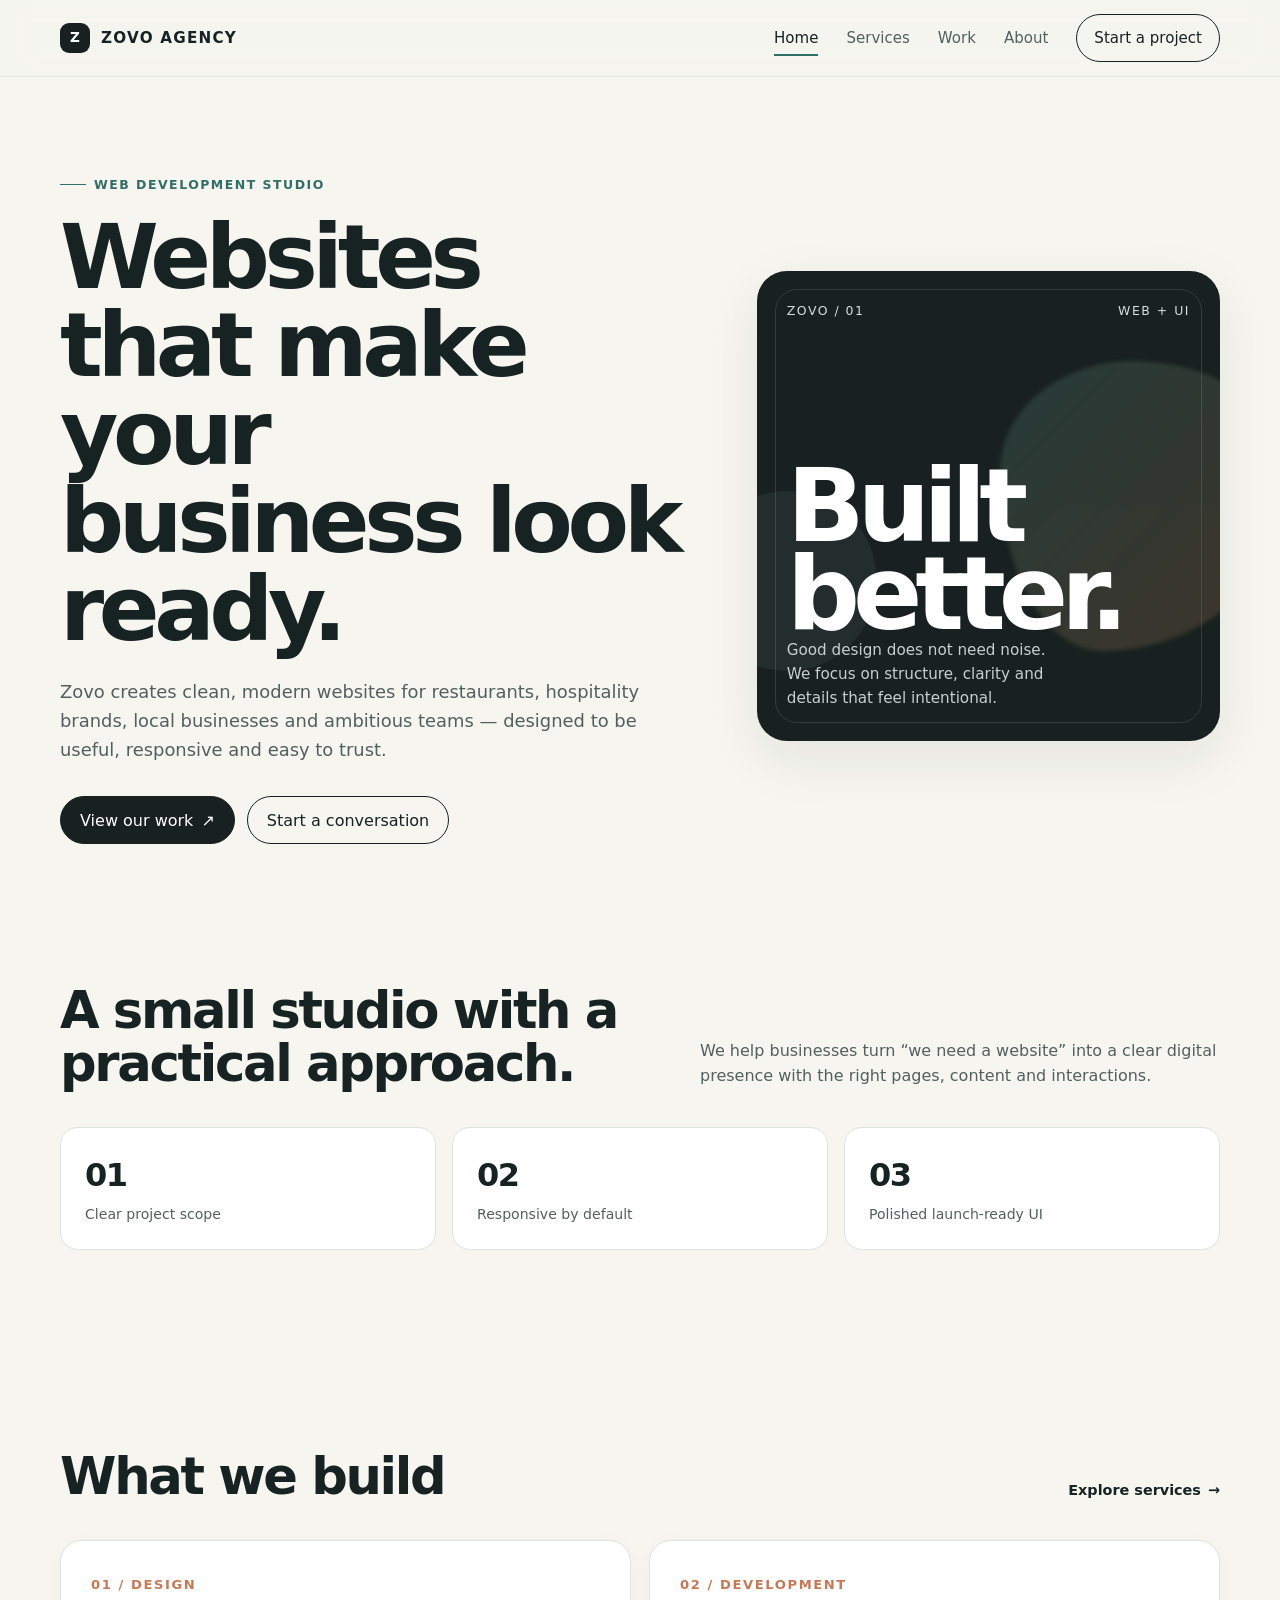
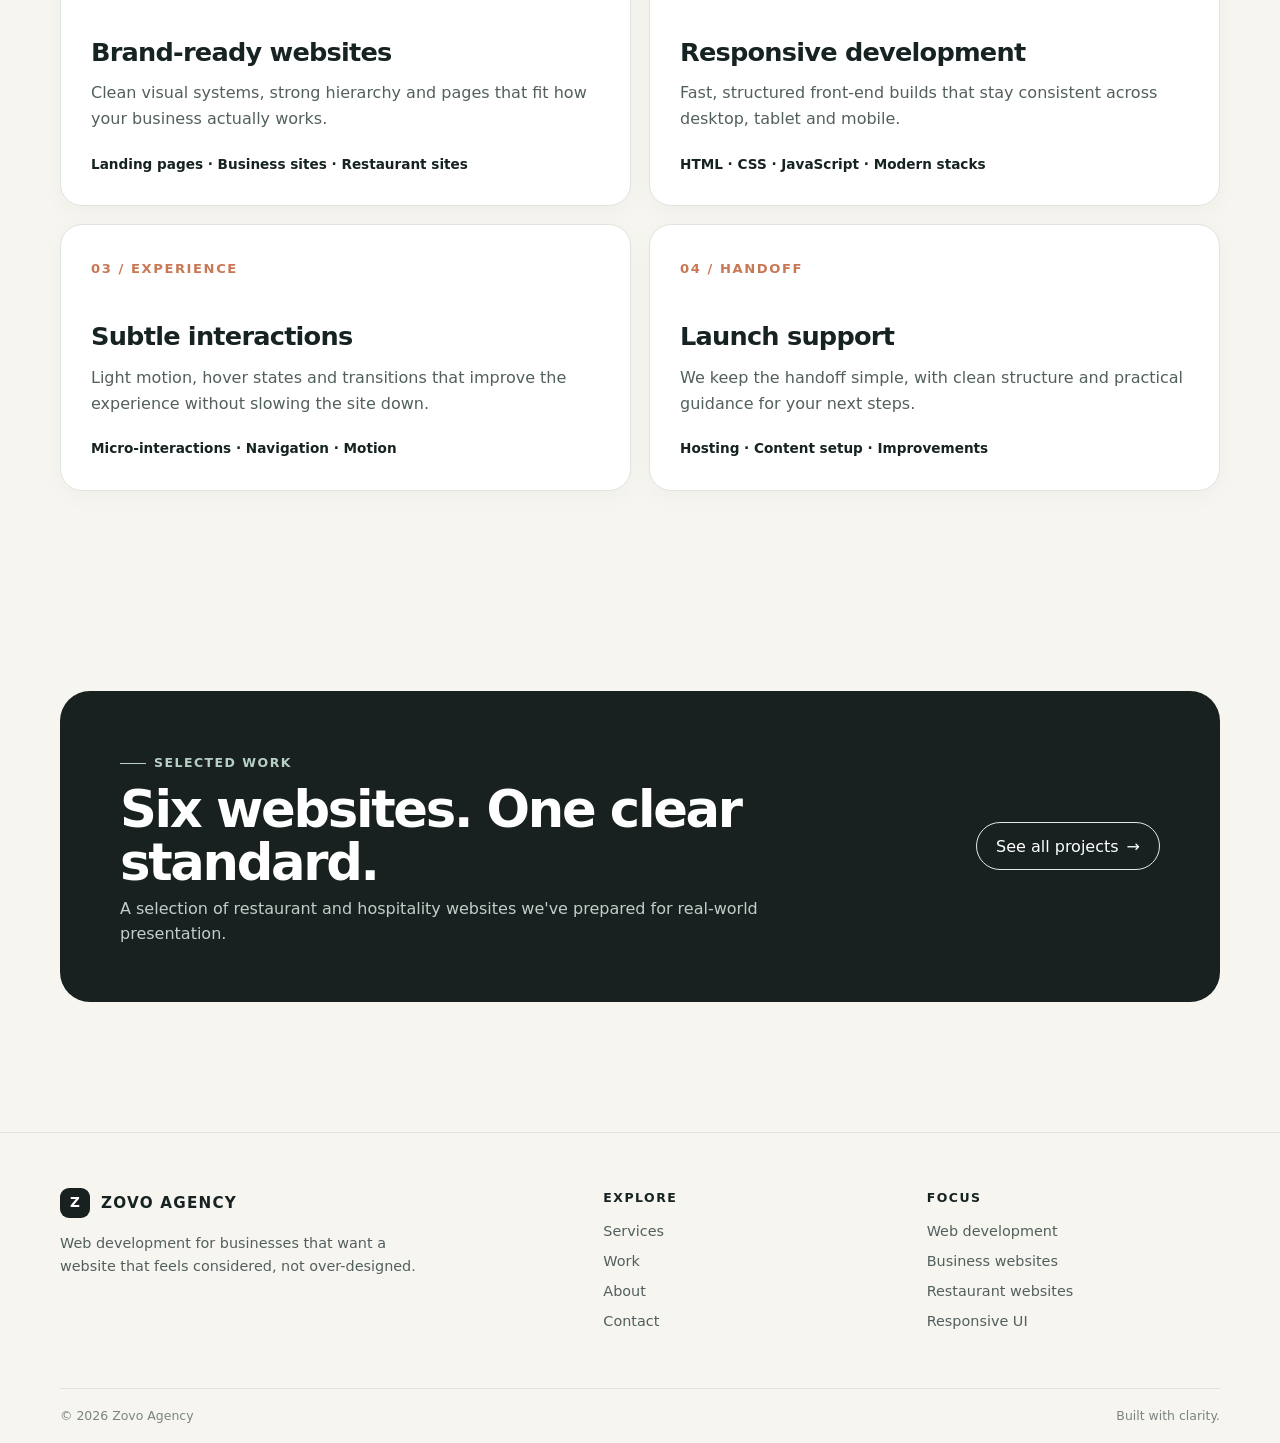
<file: index.html>
<!doctype html>
<html lang="en"><head>
<meta charset="utf-8"><meta name="viewport" content="width=device-width,initial-scale=1">
<title>Zovo Agency — Web Development</title><meta name="description" content="Zovo Agency builds clear, responsive, conversion-focused websites for modern businesses.">
<link rel="stylesheet" href="styles.css"><script src="script.js" defer></script>
</head><body>
<header class="site-header"><div class="container nav">
<a class="brand" href="index.html"><span class="brand-mark">Z</span><span>ZOVO AGENCY</span></a>
<button class="menu-btn" aria-label="Open menu">☰</button>
<nav class="nav-links" aria-label="Primary"><a href="index.html" aria-current="page">Home</a><a href="services.html">Services</a><a href="work.html">Work</a><a href="about.html">About</a><a href="contact.html" class="nav-cta">Start a project</a></nav>
</div></header>
<main>
<section class="hero"><div class="container hero-grid">
<div class="reveal"><div class="eyebrow">Web development studio</div><h1>Websites that make your business look ready.</h1><p class="hero-copy">Zovo creates clean, modern websites for restaurants, hospitality brands, local businesses and ambitious teams — designed to be useful, responsive and easy to trust.</p><div class="actions"><a class="btn btn-primary" href="work.html">View our work <span>↗</span></a><a class="btn btn-secondary" href="contact.html">Start a conversation</a></div></div>
<div class="hero-card reveal"><div class="card-top"><span>ZOVO / 01</span><span>WEB + UI</span></div><div><div class="hero-word">Built<br>better.</div><div class="hero-note">Good design does not need noise. We focus on structure, clarity and details that feel intentional.</div></div><div class="hero-shape"></div><div class="hero-shape-2"></div></div>
</div></section>
<section class="section section-tight"><div class="container"><div class="section-head reveal"><h2 class="section-title">A small studio with a practical approach.</h2><p class="section-intro">We help businesses turn “we need a website” into a clear digital presence with the right pages, content and interactions.</p></div><div class="stats reveal"><div class="stat"><strong>01</strong><span>Clear project scope</span></div><div class="stat"><strong>02</strong><span>Responsive by default</span></div><div class="stat"><strong>03</strong><span>Polished launch-ready UI</span></div></div></div></section>
<section class="section"><div class="container"><div class="section-head reveal"><h2 class="section-title">What we build</h2><a class="project-link" href="services.html">Explore services <span>→</span></a></div><div class="services-grid"><article class="service reveal"><span class="service-num">01 / DESIGN</span><h3>Brand-ready websites</h3><p>Clean visual systems, strong hierarchy and pages that fit how your business actually works.</p><div class="mini">Landing pages · Business sites · Restaurant sites</div></article><article class="service reveal"><span class="service-num">02 / DEVELOPMENT</span><h3>Responsive development</h3><p>Fast, structured front-end builds that stay consistent across desktop, tablet and mobile.</p><div class="mini">HTML · CSS · JavaScript · Modern stacks</div></article><article class="service reveal"><span class="service-num">03 / EXPERIENCE</span><h3>Subtle interactions</h3><p>Light motion, hover states and transitions that improve the experience without slowing the site down.</p><div class="mini">Micro-interactions · Navigation · Motion</div></article><article class="service reveal"><span class="service-num">04 / HANDOFF</span><h3>Launch support</h3><p>We keep the handoff simple, with clean structure and practical guidance for your next steps.</p><div class="mini">Hosting · Content setup · Improvements</div></article></div></div></section>
<section class="section"><div class="container"><div class="band reveal"><div><div class="eyebrow" style="color:#b6d0c8">Selected work</div><h2 class="section-title" style="color:#fff;margin-top:10px">Six websites. One clear standard.</h2><p>A selection of restaurant and hospitality websites we've prepared for real-world presentation.</p></div><a class="btn" href="work.html">See all projects <span>→</span></a></div></div></section>
</main>
<footer class="site-footer"><div class="container footer-grid"><div class="footer-brand"><a class="brand" href="index.html"><span class="brand-mark">Z</span><span>ZOVO AGENCY</span></a><p>Web development for businesses that want a website that feels considered, not over-designed.</p></div><div><div class="footer-title">Explore</div><div class="footer-links"><a href="services.html">Services</a><a href="work.html">Work</a><a href="about.html">About</a><a href="contact.html">Contact</a></div></div><div><div class="footer-title">Focus</div><div class="footer-links"><span>Web development</span><span>Business websites</span><span>Restaurant websites</span><span>Responsive UI</span></div></div></div><div class="container copyright"><span>© <span data-year></span> Zovo Agency</span><span>Built with clarity.</span></div></footer>
</body></html>
</file>
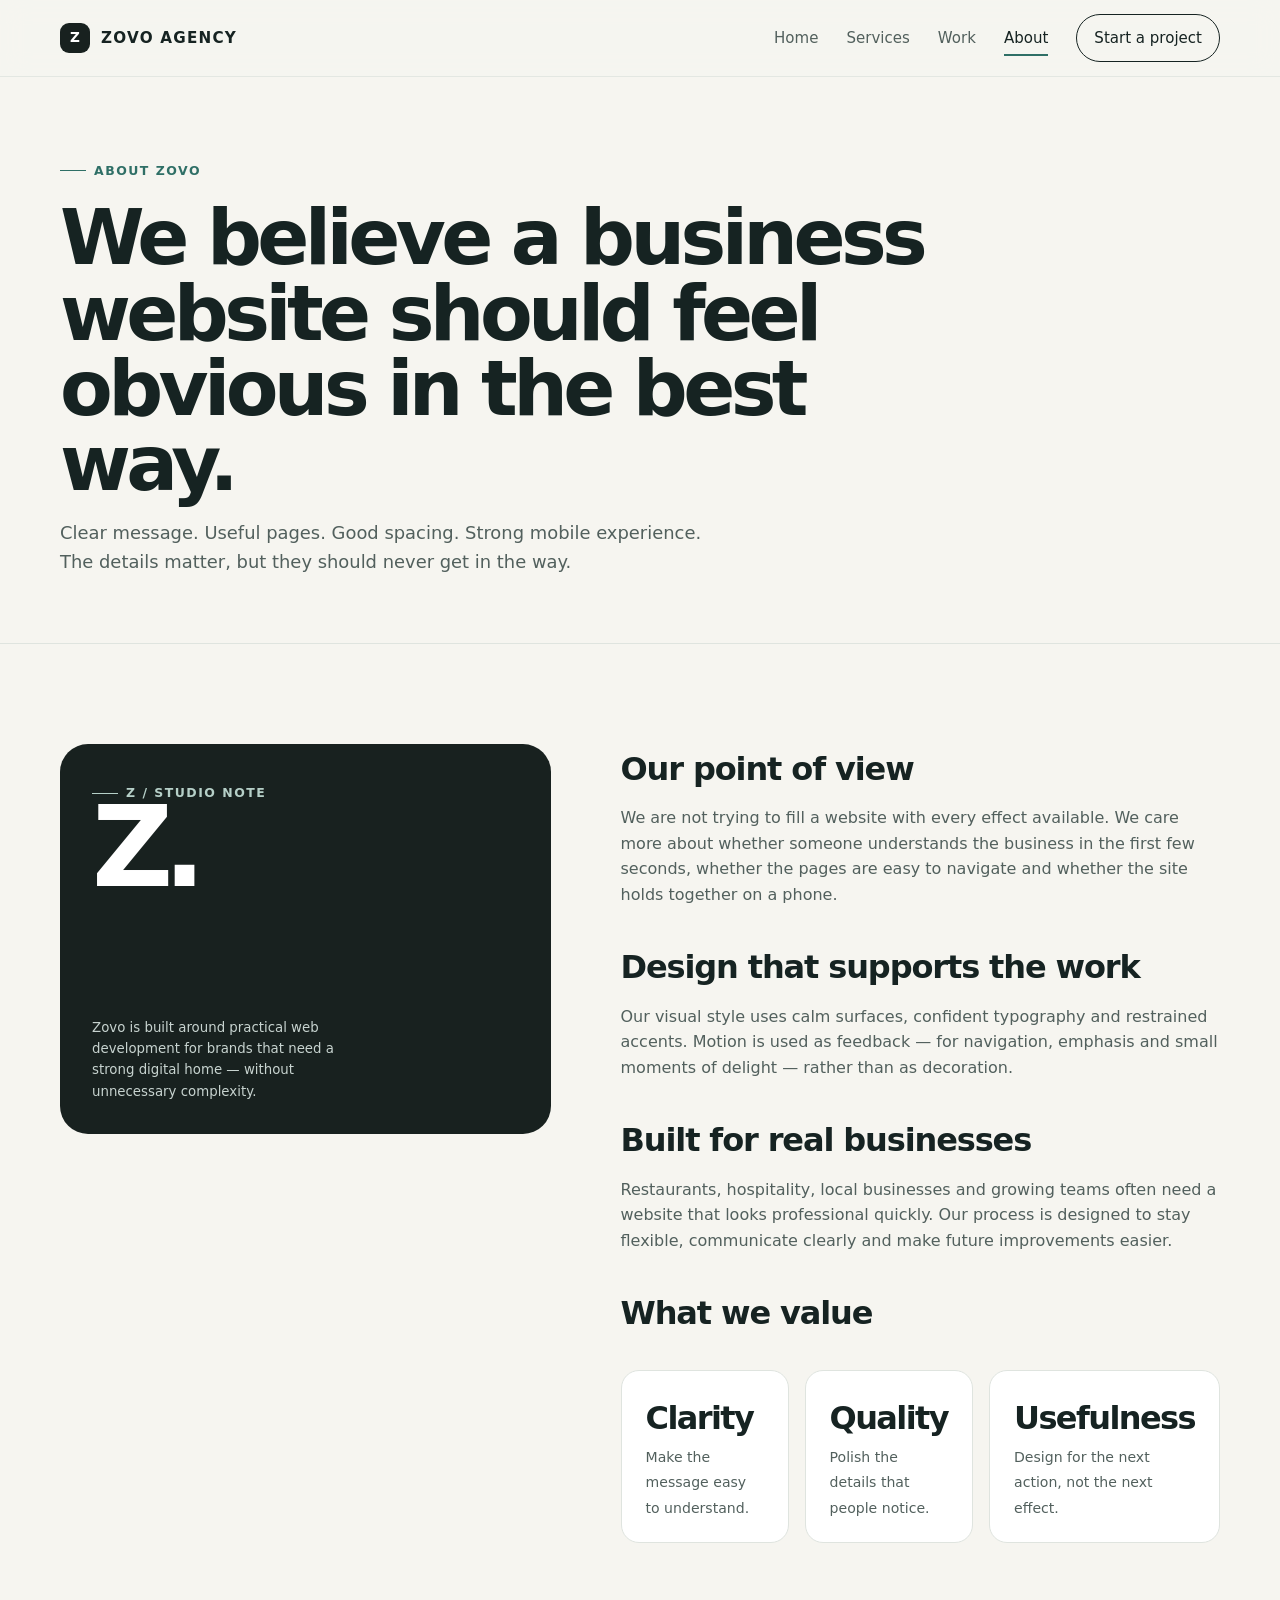
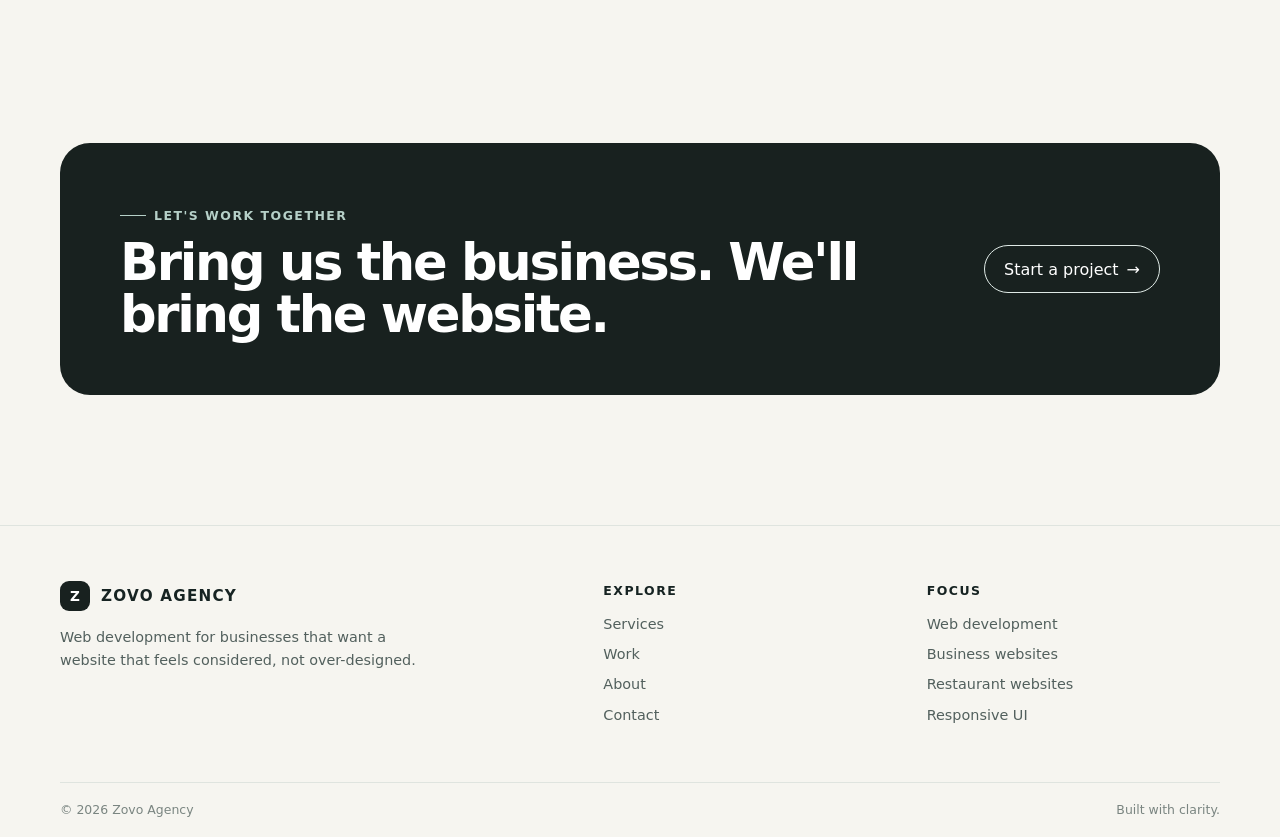
<file: about.html>
<!doctype html><html lang="en"><head><meta charset="utf-8"><meta name="viewport" content="width=device-width,initial-scale=1"><title>About — Zovo Agency</title><meta name="description" content="About Zovo Agency."><link rel="stylesheet" href="styles.css"><script src="script.js" defer></script></head><body>
<header class="site-header"><div class="container nav"><a class="brand" href="index.html"><span class="brand-mark">Z</span><span>ZOVO AGENCY</span></a><button class="menu-btn" aria-label="Open menu">☰</button><nav class="nav-links" aria-label="Primary"><a href="index.html">Home</a><a href="services.html">Services</a><a href="work.html">Work</a><a href="about.html" aria-current="page">About</a><a href="contact.html" class="nav-cta">Start a project</a></nav></div></header>
<main><section class="page-hero"><div class="container reveal"><div class="eyebrow">About Zovo</div><h1>We believe a business website should feel obvious in the best way.</h1><p>Clear message. Useful pages. Good spacing. Strong mobile experience. The details matter, but they should never get in the way.</p></div></section>
<section class="section"><div class="container about-grid"><div class="about-card reveal"><div><div class="eyebrow" style="color:#b6d0c8">Z / Studio note</div><div class="mark-big">Z.</div></div><small>Zovo is built around practical web development for brands that need a strong digital home — without unnecessary complexity.</small></div><div class="prose reveal"><h2>Our point of view</h2><p>We are not trying to fill a website with every effect available. We care more about whether someone understands the business in the first few seconds, whether the pages are easy to navigate and whether the site holds together on a phone.</p><h2>Design that supports the work</h2><p>Our visual style uses calm surfaces, confident typography and restrained accents. Motion is used as feedback — for navigation, emphasis and small moments of delight — rather than as decoration.</p><h2>Built for real businesses</h2><p>Restaurants, hospitality, local businesses and growing teams often need a website that looks professional quickly. Our process is designed to stay flexible, communicate clearly and make future improvements easier.</p><h2>What we value</h2><div class="stats"><div class="stat"><strong>Clarity</strong><span>Make the message easy to understand.</span></div><div class="stat"><strong>Quality</strong><span>Polish the details that people notice.</span></div><div class="stat"><strong>Usefulness</strong><span>Design for the next action, not the next effect.</span></div></div></div></div></section>
<section class="section"><div class="container"><div class="band reveal"><div><div class="eyebrow" style="color:#b6d0c8">Let's work together</div><h2 class="section-title" style="color:#fff;margin-top:10px">Bring us the business. We'll bring the website.</h2></div><a class="btn" href="contact.html">Start a project <span>→</span></a></div></div></section></main>
<footer class="site-footer"><div class="container footer-grid"><div class="footer-brand"><a class="brand" href="index.html"><span class="brand-mark">Z</span><span>ZOVO AGENCY</span></a><p>Web development for businesses that want a website that feels considered, not over-designed.</p></div><div><div class="footer-title">Explore</div><div class="footer-links"><a href="services.html">Services</a><a href="work.html">Work</a><a href="about.html">About</a><a href="contact.html">Contact</a></div></div><div><div class="footer-title">Focus</div><div class="footer-links"><span>Web development</span><span>Business websites</span><span>Restaurant websites</span><span>Responsive UI</span></div></div></div><div class="container copyright"><span>© <span data-year></span> Zovo Agency</span><span>Built with clarity.</span></div></footer>
</body></html>
</file>
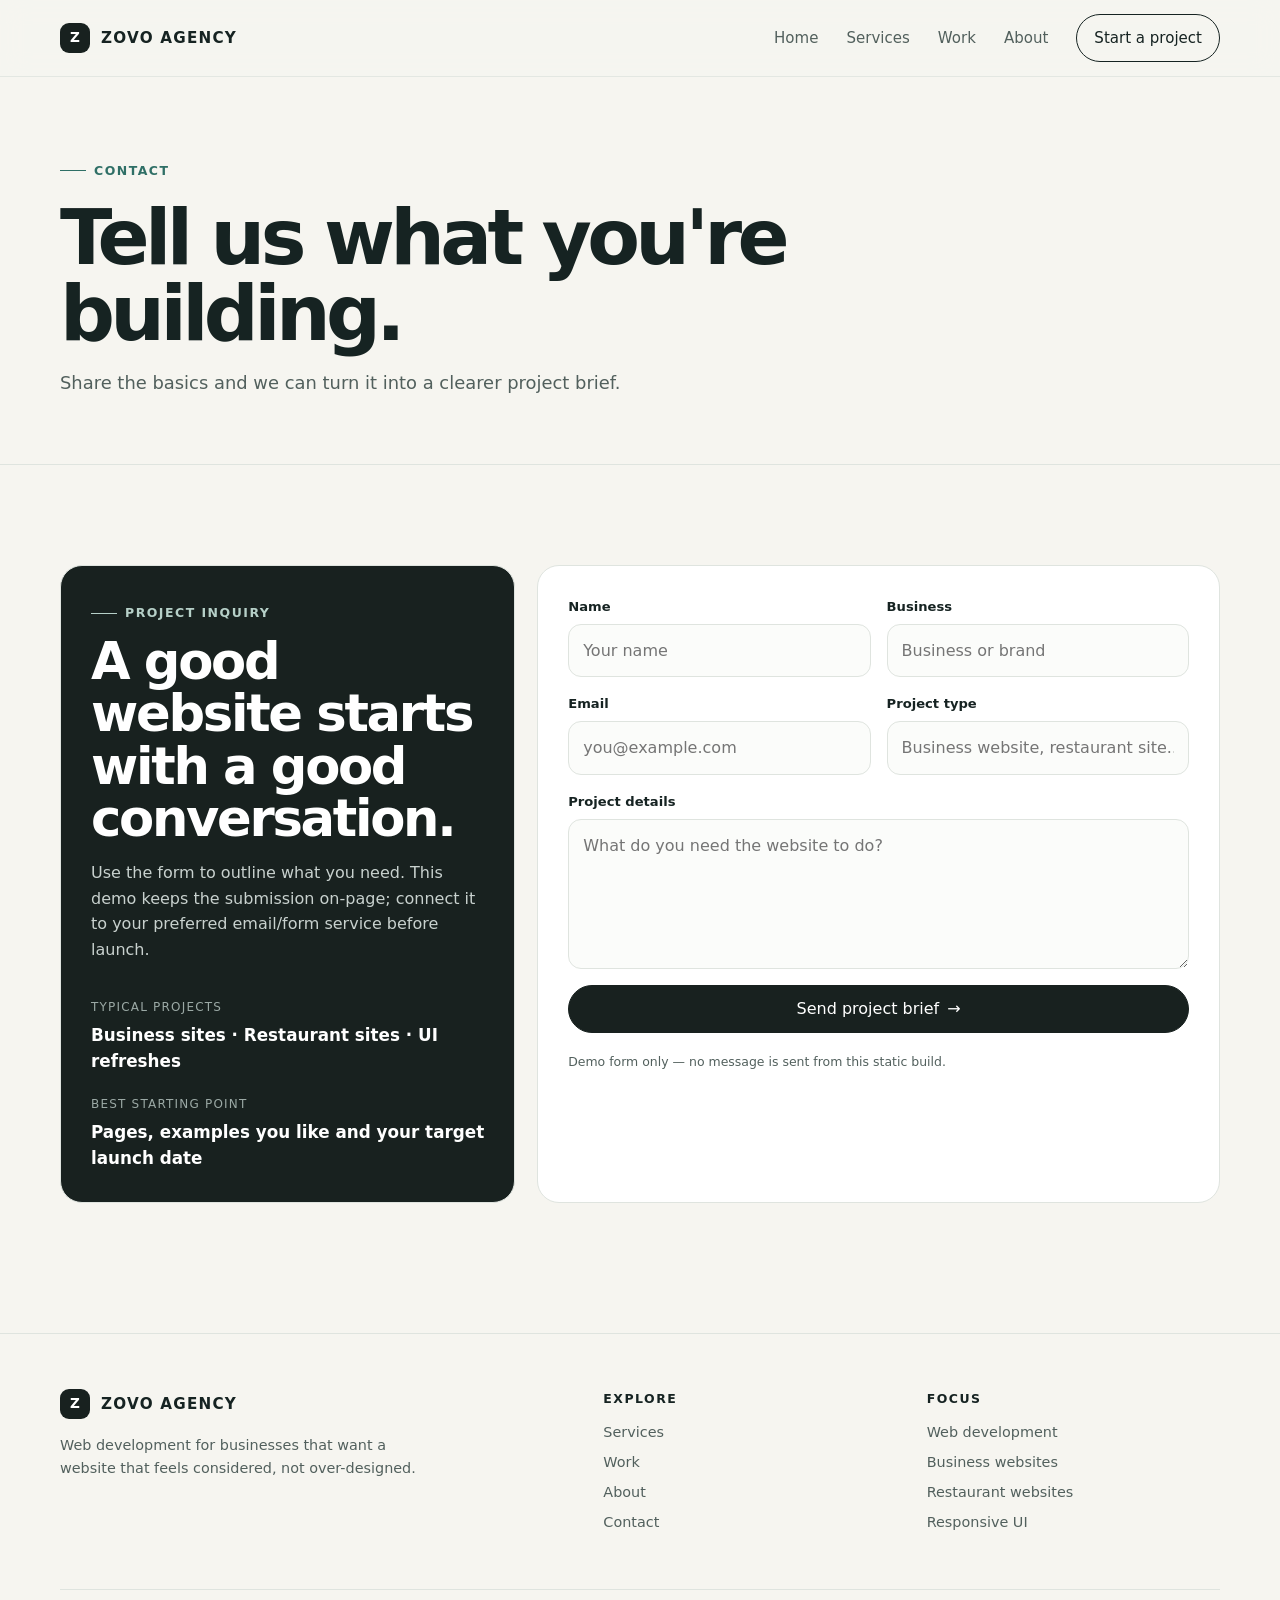
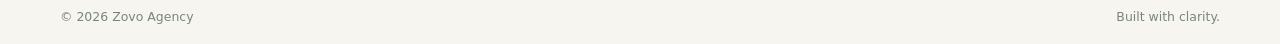
<file: contact.html>
<!doctype html><html lang="en"><head><meta charset="utf-8"><meta name="viewport" content="width=device-width,initial-scale=1"><title>Contact — Zovo Agency</title><meta name="description" content="Start a web project with Zovo Agency."><link rel="stylesheet" href="styles.css"><script src="script.js" defer></script></head><body>
<header class="site-header"><div class="container nav"><a class="brand" href="index.html"><span class="brand-mark">Z</span><span>ZOVO AGENCY</span></a><button class="menu-btn" aria-label="Open menu">☰</button><nav class="nav-links" aria-label="Primary"><a href="index.html">Home</a><a href="services.html">Services</a><a href="work.html">Work</a><a href="about.html">About</a><a href="contact.html" aria-current="page" class="nav-cta">Start a project</a></nav></div></header>
<main><section class="page-hero"><div class="container reveal"><div class="eyebrow">Contact</div><h1>Tell us what you're building.</h1><p>Share the basics and we can turn it into a clearer project brief.</p></div></section>
<section class="section"><div class="container contact-grid"><aside class="contact-panel reveal"><div><div class="eyebrow" style="color:#b6d0c8">Project inquiry</div><h2 class="section-title" style="color:#fff;margin-top:12px">A good website starts with a good conversation.</h2><p>Use the form to outline what you need. This demo keeps the submission on-page; connect it to your preferred email/form service before launch.</p></div><div><div class="contact-detail"><span>Typical projects</span><strong>Business sites · Restaurant sites · UI refreshes</strong></div><div class="contact-detail"><span>Best starting point</span><strong>Pages, examples you like and your target launch date</strong></div></div></aside><div class="form-panel reveal"><form id="inquiry-form"><div class="form-grid"><div class="field"><label for="name">Name</label><input id="name" name="name" placeholder="Your name" required></div><div class="field"><label for="company">Business</label><input id="company" name="company" placeholder="Business or brand"></div><div class="field"><label for="email">Email</label><input id="email" name="email" type="email" placeholder="you@example.com" required></div><div class="field"><label for="type">Project type</label><input id="type" name="type" placeholder="Business website, restaurant site..."></div><div class="field full"><label for="message">Project details</label><textarea id="message" name="message" placeholder="What do you need the website to do?"></textarea></div><div class="field full"><button class="btn btn-primary" type="submit">Send project brief <span>→</span></button><p class="form-note">Demo form only — no message is sent from this static build.</p><div class="success" role="status" aria-live="polite"></div></div></div></form></div></div></section></main>
<footer class="site-footer"><div class="container footer-grid"><div class="footer-brand"><a class="brand" href="index.html"><span class="brand-mark">Z</span><span>ZOVO AGENCY</span></a><p>Web development for businesses that want a website that feels considered, not over-designed.</p></div><div><div class="footer-title">Explore</div><div class="footer-links"><a href="services.html">Services</a><a href="work.html">Work</a><a href="about.html">About</a><a href="contact.html">Contact</a></div></div><div><div class="footer-title">Focus</div><div class="footer-links"><span>Web development</span><span>Business websites</span><span>Restaurant websites</span><span>Responsive UI</span></div></div></div><div class="container copyright"><span>© <span data-year></span> Zovo Agency</span><span>Built with clarity.</span></div></footer>
</body></html>
</file>
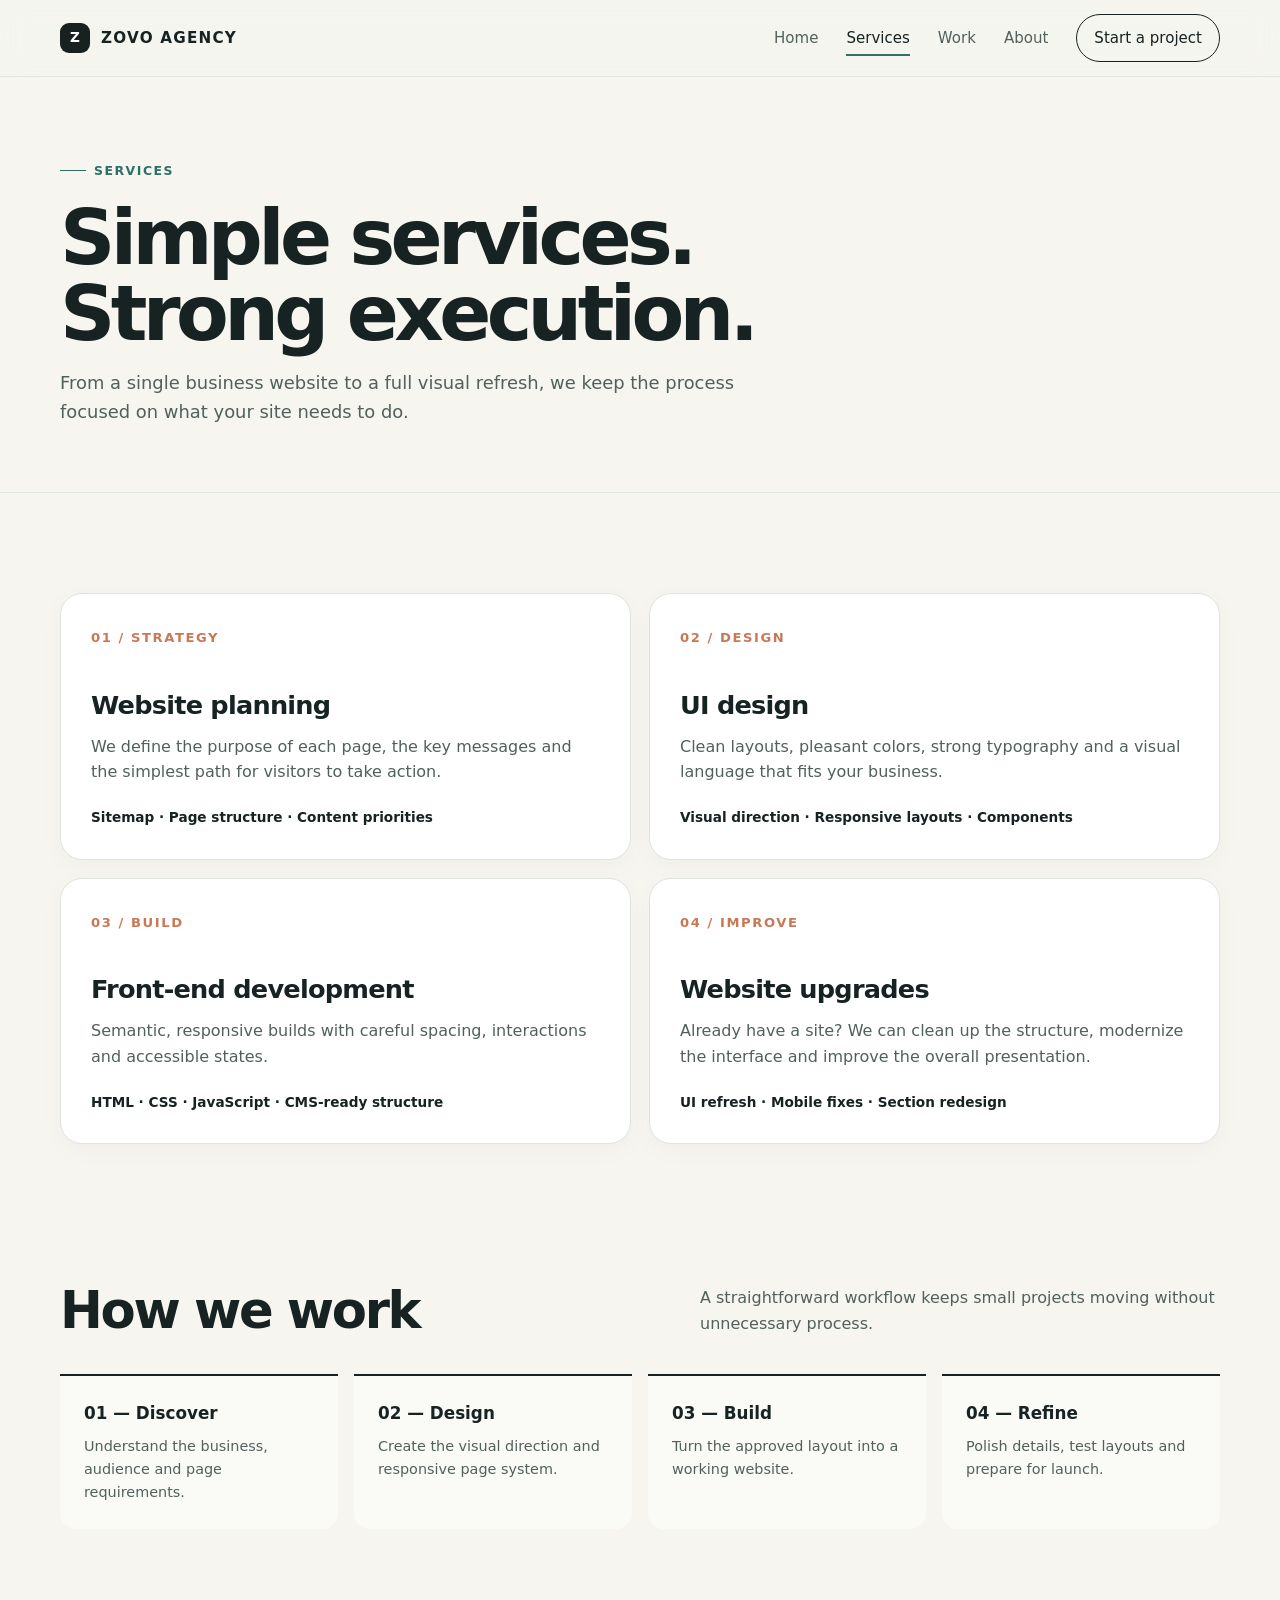
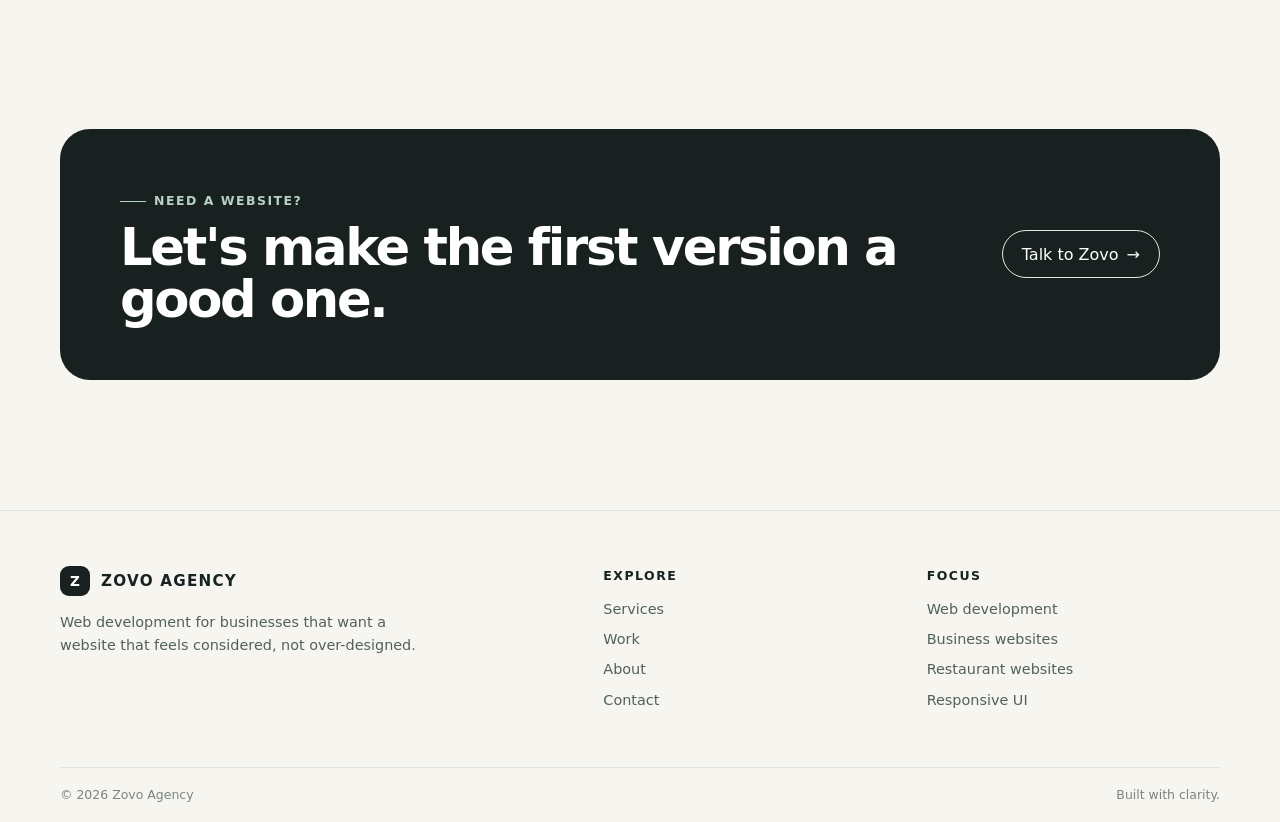
<file: services.html>
<!doctype html><html lang="en"><head><meta charset="utf-8"><meta name="viewport" content="width=device-width,initial-scale=1"><title>Services — Zovo Agency</title><meta name="description" content="Web design and development services from Zovo Agency."><link rel="stylesheet" href="styles.css"><script src="script.js" defer></script></head><body>
<header class="site-header"><div class="container nav"><a class="brand" href="index.html"><span class="brand-mark">Z</span><span>ZOVO AGENCY</span></a><button class="menu-btn" aria-label="Open menu">☰</button><nav class="nav-links" aria-label="Primary"><a href="index.html">Home</a><a href="services.html" aria-current="page">Services</a><a href="work.html">Work</a><a href="about.html">About</a><a href="contact.html" class="nav-cta">Start a project</a></nav></div></header>
<main><section class="page-hero"><div class="container reveal"><div class="eyebrow">Services</div><h1>Simple services. Strong execution.</h1><p>From a single business website to a full visual refresh, we keep the process focused on what your site needs to do.</p></div></section>
<section class="section"><div class="container"><div class="services-grid"><article class="service reveal"><span class="service-num">01 / STRATEGY</span><h3>Website planning</h3><p>We define the purpose of each page, the key messages and the simplest path for visitors to take action.</p><div class="mini">Sitemap · Page structure · Content priorities</div></article><article class="service reveal"><span class="service-num">02 / DESIGN</span><h3>UI design</h3><p>Clean layouts, pleasant colors, strong typography and a visual language that fits your business.</p><div class="mini">Visual direction · Responsive layouts · Components</div></article><article class="service reveal"><span class="service-num">03 / BUILD</span><h3>Front-end development</h3><p>Semantic, responsive builds with careful spacing, interactions and accessible states.</p><div class="mini">HTML · CSS · JavaScript · CMS-ready structure</div></article><article class="service reveal"><span class="service-num">04 / IMPROVE</span><h3>Website upgrades</h3><p>Already have a site? We can clean up the structure, modernize the interface and improve the overall presentation.</p><div class="mini">UI refresh · Mobile fixes · Section redesign</div></article></div></div></section>
<section class="section section-tight"><div class="container"><div class="section-head reveal"><h2 class="section-title">How we work</h2><p class="section-intro">A straightforward workflow keeps small projects moving without unnecessary process.</p></div><div class="process"><div class="process-item reveal"><strong>01 — Discover</strong><span>Understand the business, audience and page requirements.</span></div><div class="process-item reveal"><strong>02 — Design</strong><span>Create the visual direction and responsive page system.</span></div><div class="process-item reveal"><strong>03 — Build</strong><span>Turn the approved layout into a working website.</span></div><div class="process-item reveal"><strong>04 — Refine</strong><span>Polish details, test layouts and prepare for launch.</span></div></div></div></section>
<section class="section"><div class="container"><div class="band reveal"><div><div class="eyebrow" style="color:#b6d0c8">Need a website?</div><h2 class="section-title" style="color:#fff;margin-top:10px">Let's make the first version a good one.</h2></div><a class="btn" href="contact.html">Talk to Zovo <span>→</span></a></div></div></section></main>
<footer class="site-footer"><div class="container footer-grid"><div class="footer-brand"><a class="brand" href="index.html"><span class="brand-mark">Z</span><span>ZOVO AGENCY</span></a><p>Web development for businesses that want a website that feels considered, not over-designed.</p></div><div><div class="footer-title">Explore</div><div class="footer-links"><a href="services.html">Services</a><a href="work.html">Work</a><a href="about.html">About</a><a href="contact.html">Contact</a></div></div><div><div class="footer-title">Focus</div><div class="footer-links"><span>Web development</span><span>Business websites</span><span>Restaurant websites</span><span>Responsive UI</span></div></div></div><div class="container copyright"><span>© <span data-year></span> Zovo Agency</span><span>Built with clarity.</span></div></footer>
</body></html>
</file>
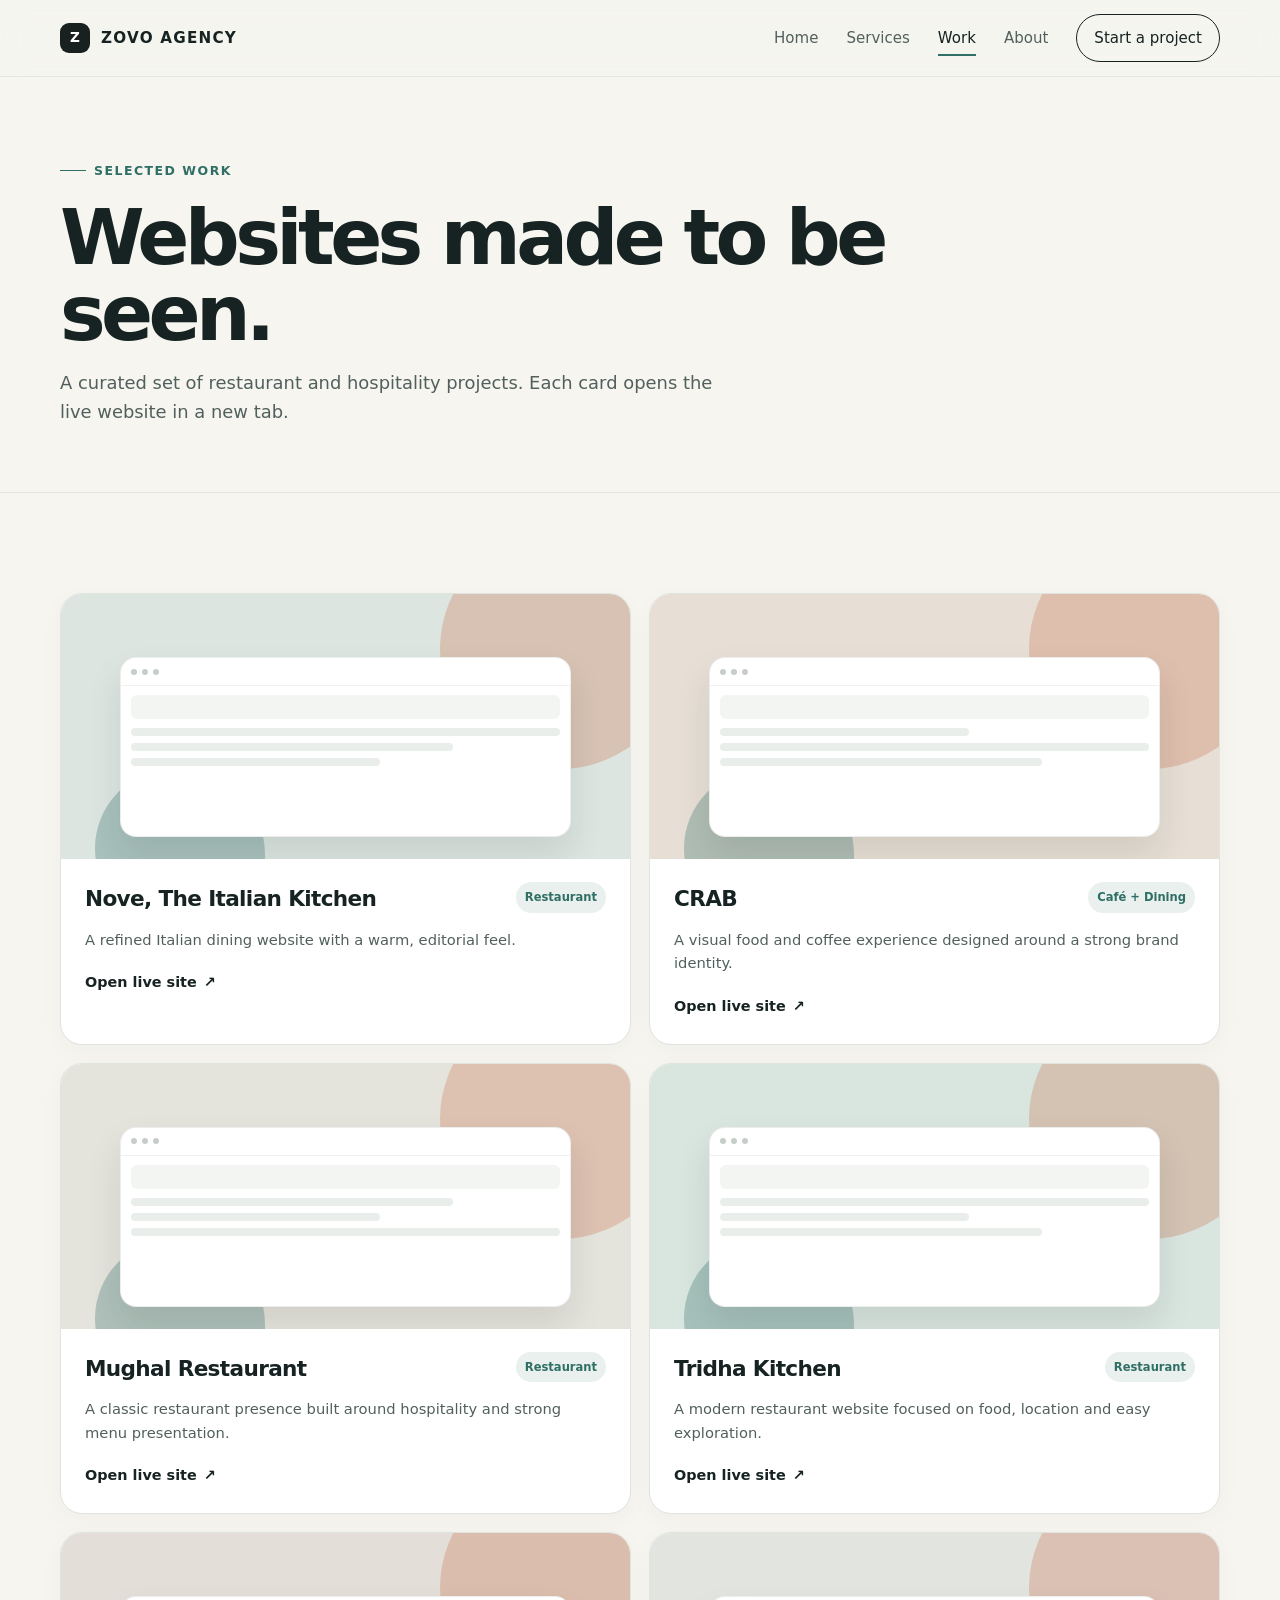
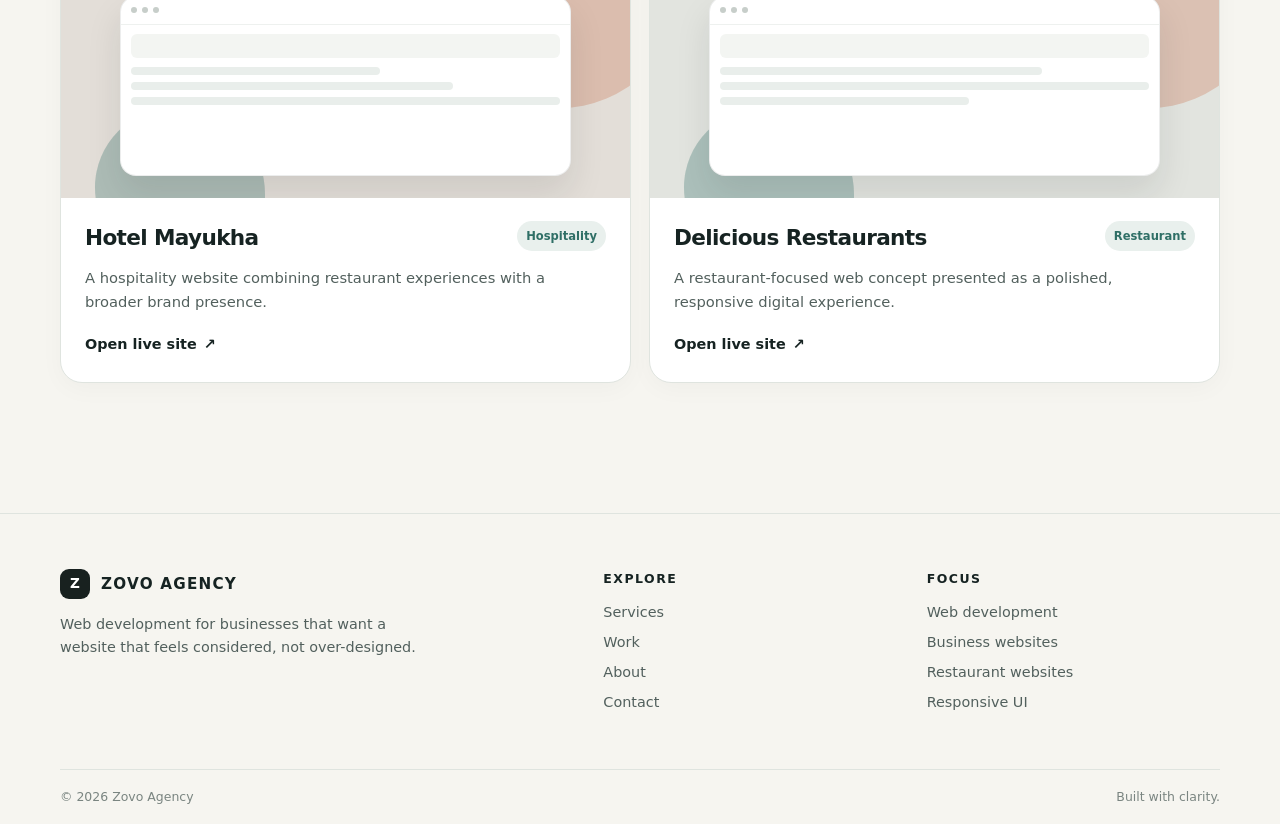
<file: work.html>
<!doctype html><html lang="en"><head><meta charset="utf-8"><meta name="viewport" content="width=device-width,initial-scale=1"><title>Work — Zovo Agency</title><meta name="description" content="Selected website work by Zovo Agency."><link rel="stylesheet" href="styles.css"><script src="script.js" defer></script></head><body>
<header class="site-header"><div class="container nav"><a class="brand" href="index.html"><span class="brand-mark">Z</span><span>ZOVO AGENCY</span></a><button class="menu-btn" aria-label="Open menu">☰</button><nav class="nav-links" aria-label="Primary"><a href="index.html">Home</a><a href="services.html">Services</a><a href="work.html" aria-current="page">Work</a><a href="about.html">About</a><a href="contact.html" class="nav-cta">Start a project</a></nav></div></header>
<main><section class="page-hero"><div class="container reveal"><div class="eyebrow">Selected work</div><h1>Websites made to be seen.</h1><p>A curated set of restaurant and hospitality projects. Each card opens the live website in a new tab.</p></div></section>
<section class="section"><div class="container"><div class="work-grid">
<article class="project reveal"><div class="project-visual"><div class="project-browser"><div class="project-browser-top"><span class="dot"></span><span class="dot"></span><span class="dot"></span></div><div class="browser-bar"></div><div class="browser-lines"><div class="browser-line"></div><div class="browser-line medium"></div><div class="browser-line short"></div></div></div></div><div class="project-body"><div class="project-top"><h3>Nove, The Italian Kitchen</h3><span class="project-tag">Restaurant</span></div><p>A refined Italian dining website with a warm, editorial feel.</p><a class="project-link" target="_blank" rel="noopener" href="https://novetheitaliankitchen.com/">Open live site <span>↗</span></a></div></article>
<article class="project reveal"><div class="project-visual" style="background:#e7dfd5"><div class="project-browser"><div class="project-browser-top"><span class="dot"></span><span class="dot"></span><span class="dot"></span></div><div class="browser-bar"></div><div class="browser-lines"><div class="browser-line short"></div><div class="browser-line"></div><div class="browser-line medium"></div></div></div></div><div class="project-body"><div class="project-top"><h3>CRAB</h3><span class="project-tag">Café + Dining</span></div><p>A visual food and coffee experience designed around a strong brand identity.</p><a class="project-link" target="_blank" rel="noopener" href="https://www.crabresto.com/">Open live site <span>↗</span></a></div></article>
<article class="project reveal"><div class="project-visual" style="background:#e5e4dc"><div class="project-browser"><div class="project-browser-top"><span class="dot"></span><span class="dot"></span><span class="dot"></span></div><div class="browser-bar"></div><div class="browser-lines"><div class="browser-line medium"></div><div class="browser-line short"></div><div class="browser-line"></div></div></div></div><div class="project-body"><div class="project-top"><h3>Mughal Restaurant</h3><span class="project-tag">Restaurant</span></div><p>A classic restaurant presence built around hospitality and strong menu presentation.</p><a class="project-link" target="_blank" rel="noopener" href="https://mughalrestaurant.in/">Open live site <span>↗</span></a></div></article>
<article class="project reveal"><div class="project-visual" style="background:#d9e5df"><div class="project-browser"><div class="project-browser-top"><span class="dot"></span><span class="dot"></span><span class="dot"></span></div><div class="browser-bar"></div><div class="browser-lines"><div class="browser-line"></div><div class="browser-line short"></div><div class="browser-line medium"></div></div></div></div><div class="project-body"><div class="project-top"><h3>Tridha Kitchen</h3><span class="project-tag">Restaurant</span></div><p>A modern restaurant website focused on food, location and easy exploration.</p><a class="project-link" target="_blank" rel="noopener" href="https://tridhakitchen.com/">Open live site <span>↗</span></a></div></article>
<article class="project reveal"><div class="project-visual" style="background:#e3ded8"><div class="project-browser"><div class="project-browser-top"><span class="dot"></span><span class="dot"></span><span class="dot"></span></div><div class="browser-bar"></div><div class="browser-lines"><div class="browser-line short"></div><div class="browser-line medium"></div><div class="browser-line"></div></div></div></div><div class="project-body"><div class="project-top"><h3>Hotel Mayukha</h3><span class="project-tag">Hospitality</span></div><p>A hospitality website combining restaurant experiences with a broader brand presence.</p><a class="project-link" target="_blank" rel="noopener" href="https://www.hotelmayukha.com/">Open live site <span>↗</span></a></div></article>
<article class="project reveal"><div class="project-visual" style="background:#e2e4df"><div class="project-browser"><div class="project-browser-top"><span class="dot"></span><span class="dot"></span><span class="dot"></span></div><div class="browser-bar"></div><div class="browser-lines"><div class="browser-line medium"></div><div class="browser-line"></div><div class="browser-line short"></div></div></div></div><div class="project-body"><div class="project-top"><h3>Delicious Restaurants</h3><span class="project-tag">Restaurant</span></div><p>A restaurant-focused web concept presented as a polished, responsive digital experience.</p><a class="project-link" target="_blank" rel="noopener" href="https://delicious-restaurants.vercel.app/">Open live site <span>↗</span></a></div></article>
</div></div></section>
</main><footer class="site-footer"><div class="container footer-grid"><div class="footer-brand"><a class="brand" href="index.html"><span class="brand-mark">Z</span><span>ZOVO AGENCY</span></a><p>Web development for businesses that want a website that feels considered, not over-designed.</p></div><div><div class="footer-title">Explore</div><div class="footer-links"><a href="services.html">Services</a><a href="work.html">Work</a><a href="about.html">About</a><a href="contact.html">Contact</a></div></div><div><div class="footer-title">Focus</div><div class="footer-links"><span>Web development</span><span>Business websites</span><span>Restaurant websites</span><span>Responsive UI</span></div></div></div><div class="container copyright"><span>© <span data-year></span> Zovo Agency</span><span>Built with clarity.</span></div></footer>
</body></html>
</file>
<file: styles.css>
:root{
  --ink:#162322;
  --ink-soft:#52605d;
  --paper:#f6f5f0;
  --surface:#ffffff;
  --line:#dfe4df;
  --accent:#2f6f66;
  --accent-2:#c97855;
  --accent-soft:#e9f0ed;
  --dark:#18211f;
  --radius:22px;
  --shadow:0 18px 55px rgba(24,33,31,.08);
  --shadow-hover:0 24px 70px rgba(24,33,31,.14);
  --container:1160px;
}
*{box-sizing:border-box}
html{scroll-behavior:smooth}
body{margin:0;background:var(--paper);color:var(--ink);font-family:Inter,ui-sans-serif,system-ui,-apple-system,BlinkMacSystemFont,"Segoe UI",sans-serif;line-height:1.6}
a{color:inherit;text-decoration:none}
img{max-width:100%;display:block}
button,input,textarea{font:inherit}
::selection{background:#cfe2dc;color:var(--ink)}
.container{width:min(calc(100% - 40px),var(--container));margin:0 auto}
.site-header{position:sticky;top:0;z-index:50;background:rgba(246,245,240,.9);backdrop-filter:blur(14px);border-bottom:1px solid rgba(223,228,223,.8)}
.nav{height:76px;display:flex;align-items:center;justify-content:space-between;gap:20px}
.brand{display:inline-flex;align-items:center;gap:11px;font-weight:800;letter-spacing:.08em;font-size:.95rem}
.brand-mark{width:30px;height:30px;border-radius:9px;background:var(--dark);color:#fff;display:grid;place-items:center;font-size:.85rem;letter-spacing:0}
.nav-links{display:flex;align-items:center;gap:28px;font-size:.94rem;color:var(--ink-soft)}
.nav-links a{position:relative;padding:25px 0}
.nav-links a::after{content:"";position:absolute;left:0;bottom:19px;width:100%;height:2px;background:var(--accent);transform:scaleX(0);transform-origin:left;transition:transform .25s ease}
.nav-links a:hover::after,.nav-links a[aria-current="page"]::after{transform:scaleX(1)}
.nav-links a[aria-current="page"]{color:var(--ink)}
.nav-cta{padding:11px 17px!important;border:1px solid var(--ink);border-radius:999px;color:var(--ink)!important}
.nav-cta::after{display:none}
.menu-btn{display:none;border:0;background:transparent;font-size:1.25rem;cursor:pointer}
.hero{padding:90px 0 100px}
.hero-grid{display:grid;grid-template-columns:1.15fr .85fr;align-items:center;gap:70px}
.eyebrow{display:inline-flex;align-items:center;gap:8px;color:var(--accent);font-size:.78rem;font-weight:800;letter-spacing:.12em;text-transform:uppercase}
.eyebrow::before{content:"";width:26px;height:1px;background:currentColor}
h1{font-size:clamp(3.25rem,7vw,6.35rem);line-height:.98;letter-spacing:-.06em;margin:20px 0 25px;font-weight:800;max-width:720px}
.hero-copy{font-size:1.12rem;color:var(--ink-soft);max-width:590px}
.actions{display:flex;gap:12px;flex-wrap:wrap;margin-top:32px}
.btn{display:inline-flex;align-items:center;justify-content:center;gap:8px;min-height:48px;padding:0 19px;border-radius:999px;border:1px solid var(--ink);transition:.25s ease;cursor:pointer}
.btn:hover{transform:translateY(-2px);box-shadow:0 10px 20px rgba(24,33,31,.09)}
.btn-primary{background:var(--dark);color:#fff;border-color:var(--dark)}
.btn-secondary{background:transparent}
.hero-card{background:var(--dark);border-radius:30px;padding:30px;color:#fff;box-shadow:var(--shadow);min-height:470px;display:flex;flex-direction:column;justify-content:space-between;overflow:hidden;position:relative}
.hero-card::before{content:"";position:absolute;inset:18px;border:1px solid rgba(255,255,255,.12);border-radius:22px}
.card-top{display:flex;justify-content:space-between;position:relative;z-index:1;color:#d5dfdc;font-size:.78rem;letter-spacing:.12em;text-transform:uppercase}
.hero-word{position:relative;z-index:1;font-size:clamp(3.2rem,8vw,6.7rem);letter-spacing:-.07em;line-height:.86;font-weight:800}
.hero-note{position:relative;z-index:1;max-width:270px;color:#c7d0cd;font-size:.95rem}
.hero-shape{position:absolute;width:290px;height:290px;right:-70px;top:90px;border-radius:46% 54% 65% 35% / 38% 40% 60% 62%;background:linear-gradient(135deg,#5d9c91,#c97855);opacity:.22;filter:blur(2px)}
.hero-shape-2{position:absolute;width:180px;height:180px;left:-60px;bottom:70px;border-radius:50%;background:#a6c9c0;opacity:.08}
.section{padding:100px 0}
.section-tight{padding-top:40px}
.section-head{display:flex;align-items:end;justify-content:space-between;gap:30px;margin-bottom:38px}
.section-title{font-size:clamp(2.2rem,4vw,3.65rem);line-height:1.02;letter-spacing:-.045em;margin:0;font-weight:800}
.section-intro{max-width:520px;color:var(--ink-soft);margin:0}
.stats{display:grid;grid-template-columns:repeat(3,1fr);gap:16px;margin-top:30px}
.stat{background:var(--surface);border:1px solid var(--line);border-radius:18px;padding:22px 24px}
.stat strong{display:block;font-size:2rem;letter-spacing:-.05em}
.stat span{font-size:.88rem;color:var(--ink-soft)}
.services-grid{display:grid;grid-template-columns:repeat(2,1fr);gap:18px}
.service{background:var(--surface);border:1px solid var(--line);border-radius:var(--radius);padding:30px;box-shadow:0 6px 25px rgba(24,33,31,.03);transition:.3s ease}
.service:hover{transform:translateY(-4px);box-shadow:var(--shadow-hover)}
.service-num{color:var(--accent-2);font-weight:800;font-size:.82rem;letter-spacing:.12em}
.service h3{font-size:1.6rem;margin:35px 0 8px;letter-spacing:-.03em}
.service p{margin:0;color:var(--ink-soft)}
.service .mini{margin-top:22px;font-size:.85rem;color:var(--ink);font-weight:700}
.work-grid{display:grid;grid-template-columns:repeat(2,1fr);gap:18px}
.project{background:var(--surface);border:1px solid var(--line);border-radius:var(--radius);overflow:hidden;transition:.3s ease;box-shadow:0 6px 25px rgba(24,33,31,.03)}
.project:hover{transform:translateY(-5px);box-shadow:var(--shadow-hover)}
.project-visual{height:265px;position:relative;display:flex;align-items:end;padding:22px;background:#dce5e0;overflow:hidden}
.project-visual::before{content:"";position:absolute;width:240px;height:240px;right:-50px;top:-65px;border-radius:50%;background:rgba(201,120,85,.32)}
.project-visual::after{content:"";position:absolute;width:170px;height:170px;left:34px;bottom:-80px;border-radius:48% 52% 45% 55%;background:rgba(47,111,102,.3)}
.project-browser{position:relative;z-index:2;background:#fff;border:1px solid rgba(22,35,34,.08);border-radius:16px;width:86%;margin:0 auto;height:180px;box-shadow:0 18px 35px rgba(24,33,31,.1);overflow:hidden}
.project-browser-top{height:28px;border-bottom:1px solid #eef1ef;display:flex;align-items:center;gap:5px;padding:0 10px}
.dot{width:6px;height:6px;border-radius:50%;background:#c7ceca}
.browser-bar{height:24px;margin:9px 10px;background:#f3f5f2;border-radius:6px}
.browser-lines{padding:0 10px;display:grid;gap:7px}
.browser-line{height:8px;background:#e9eeeb;border-radius:99px}.browser-line.short{width:58%}.browser-line.medium{width:75%}
.project-body{padding:23px 24px 25px}
.project-top{display:flex;justify-content:space-between;gap:15px;align-items:start}
.project h3{font-size:1.35rem;margin:0;letter-spacing:-.03em}
.project-tag{display:inline-flex;padding:6px 9px;border-radius:999px;background:var(--accent-soft);color:var(--accent);font-size:.72rem;font-weight:800;white-space:nowrap}
.project p{color:var(--ink-soft);margin:11px 0 18px;font-size:.92rem}
.project-link{font-weight:800;font-size:.9rem;color:var(--ink);display:inline-flex;align-items:center;gap:7px}
.project-link span{transition:transform .2s}.project-link:hover span{transform:translateX(4px)}
.band{background:var(--dark);color:#fff;border-radius:30px;padding:55px 60px;display:grid;grid-template-columns:1fr auto;gap:25px;align-items:center}
.band p{color:#c2ceca;margin:8px 0 0;max-width:650px}
.band .btn{border-color:#dfeae6;color:#fff}
.page-hero{padding:76px 0 66px;border-bottom:1px solid var(--line)}
.page-hero h1{font-size:clamp(3rem,6vw,5.5rem);max-width:900px;margin-bottom:18px}
.page-hero p{font-size:1.12rem;color:var(--ink-soft);max-width:680px;margin:0}
.process{display:grid;grid-template-columns:repeat(4,1fr);gap:16px}
.process-item{padding:24px;border-top:2px solid var(--ink);background:rgba(255,255,255,.5);border-radius:0 0 16px 16px}
.process-item strong{display:block;font-size:1.05rem}.process-item span{color:var(--ink-soft);font-size:.9rem;display:block;margin-top:8px}
.about-grid{display:grid;grid-template-columns:.9fr 1.1fr;gap:70px;align-items:start}
.about-card{background:var(--dark);color:#fff;border-radius:28px;padding:32px;min-height:390px;position:sticky;top:110px;display:flex;flex-direction:column;justify-content:space-between}
.about-card .mark-big{font-size:7rem;line-height:.8;letter-spacing:-.09em;font-weight:800}
.about-card small{color:#c7d3cf;max-width:280px}
.prose h2{font-size:2rem;letter-spacing:-.035em;margin:0 0 10px}.prose p{color:var(--ink-soft);margin:0 0 35px}
.contact-grid{display:grid;grid-template-columns:.8fr 1.2fr;gap:22px}
.contact-panel,.form-panel{background:var(--surface);border:1px solid var(--line);border-radius:var(--radius);padding:30px}
.contact-panel{background:var(--dark);color:#fff;display:flex;flex-direction:column;justify-content:space-between;min-height:520px}
.contact-panel p{color:#c8d1ce}.contact-detail{margin-top:20px}.contact-detail span{display:block;color:#9ba9a5;font-size:.75rem;text-transform:uppercase;letter-spacing:.1em;margin-bottom:4px}.contact-detail strong{font-size:1.05rem}
.form-grid{display:grid;grid-template-columns:1fr 1fr;gap:16px}.field{display:flex;flex-direction:column;gap:7px}.field.full{grid-column:1 / -1}.field label{font-size:.82rem;font-weight:700}.field input,.field textarea{border:1px solid var(--line);background:#fbfcfa;border-radius:13px;padding:13px 14px;outline:none;transition:.2s}.field textarea{min-height:150px;resize:vertical}.field input:focus,.field textarea:focus{border-color:var(--accent);box-shadow:0 0 0 3px rgba(47,111,102,.08)}
.form-note{font-size:.78rem;color:var(--ink-soft);margin:12px 0 0}.success{margin-top:14px;padding:12px 14px;border-radius:12px;background:#eaf4ee;color:#2a5c43;font-size:.86rem;display:none}
.site-footer{border-top:1px solid var(--line);margin-top:30px}.footer-grid{display:grid;grid-template-columns:1.4fr .8fr .8fr;gap:30px;padding:55px 0}.footer-brand p{max-width:360px;color:var(--ink-soft);font-size:.9rem}.footer-title{font-size:.78rem;text-transform:uppercase;letter-spacing:.12em;font-weight:800}.footer-links{display:grid;gap:7px;margin-top:12px;color:var(--ink-soft);font-size:.9rem}.copyright{border-top:1px solid var(--line);padding:17px 0;color:#7a8581;font-size:.78rem;display:flex;justify-content:space-between;gap:20px}
.reveal{opacity:0;transform:translateY(12px);transition:opacity .6s ease,transform .6s ease}.reveal.is-visible{opacity:1;transform:none}
@media(max-width:900px){.hero-grid,.about-grid,.contact-grid{grid-template-columns:1fr}.hero{padding-top:58px}.hero-card{min-height:370px}.process{grid-template-columns:repeat(2,1fr)}.about-card{position:static}.band{grid-template-columns:1fr;padding:40px}.nav-links{gap:18px}}
@media(max-width:680px){.container{width:min(calc(100% - 28px),var(--container))}.nav{height:68px}.menu-btn{display:block}.nav-links{display:none;position:absolute;top:68px;left:14px;right:14px;background:#fff;border:1px solid var(--line);border-radius:18px;padding:10px;box-shadow:var(--shadow);flex-direction:column;align-items:stretch;gap:0}.nav-links.open{display:flex}.nav-links a{padding:12px 10px}.nav-links a::after{display:none}.nav-cta{margin-top:4px;text-align:center}.hero{padding:50px 0 72px}.hero-card{padding:24px;min-height:320px}.hero-word{font-size:4.3rem}.section{padding:72px 0}.section-head{display:block}.section-intro{margin-top:15px}.stats,.services-grid,.work-grid,.process,.form-grid{grid-template-columns:1fr}.page-hero{padding:55px 0}.project-visual{height:220px}.band{border-radius:22px;padding:30px}.footer-grid{grid-template-columns:1fr;gap:24px;padding:40px 0}.copyright{display:block}.copyright span+span{display:block;margin-top:4px}.actions .btn{width:100%}}
@media(prefers-reduced-motion:reduce){html{scroll-behavior:auto}.reveal{opacity:1;transform:none}.btn,.project,.service{transition:none}}
</file>
